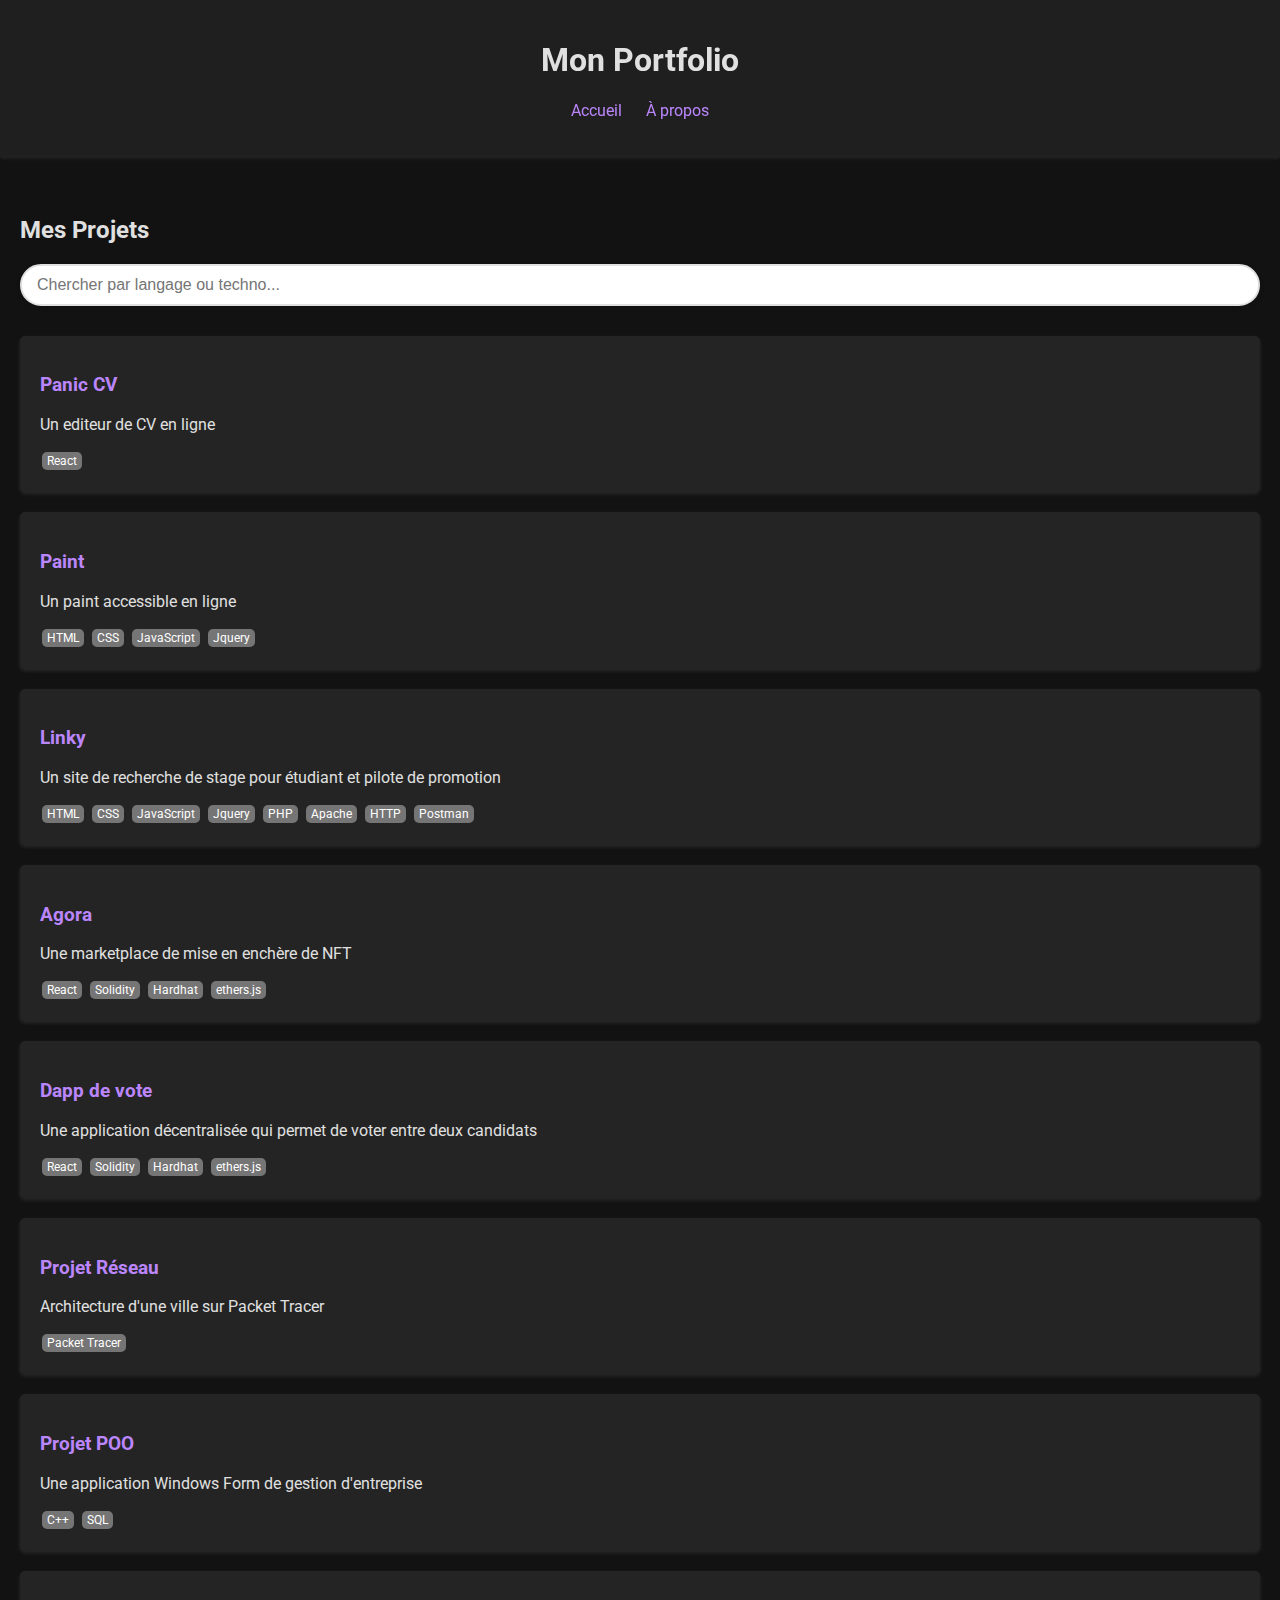
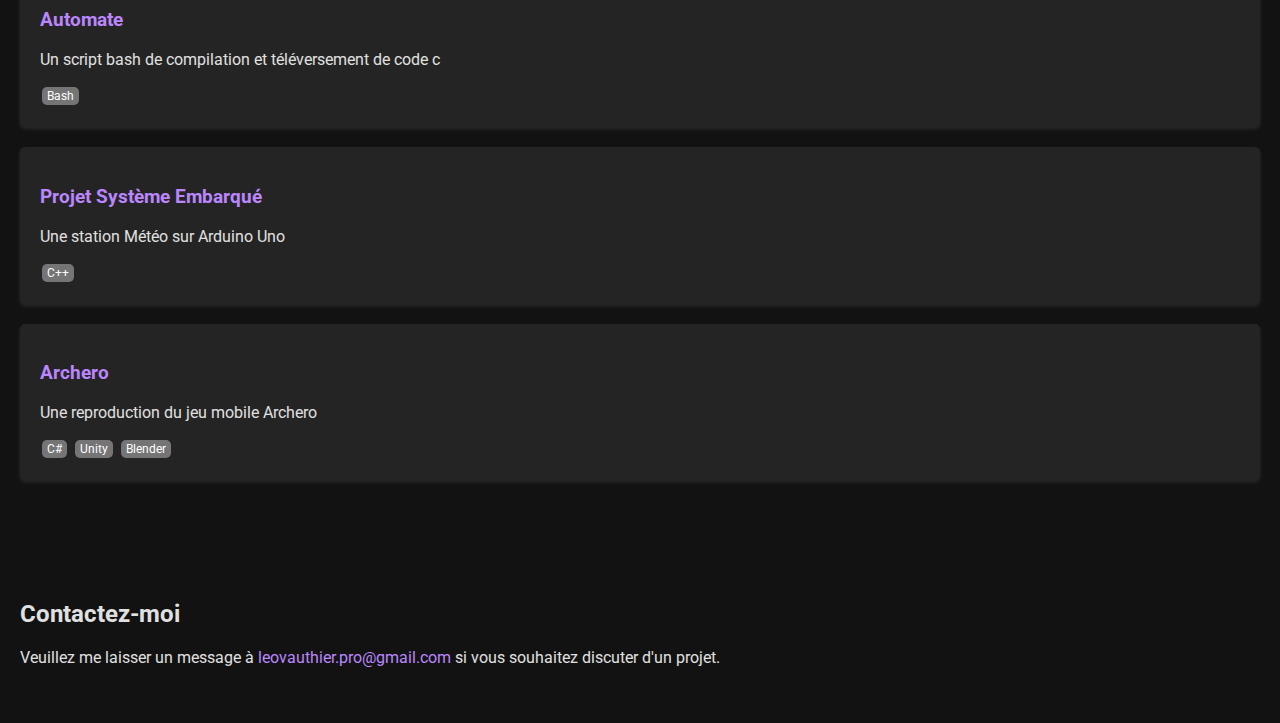
<file: index.html>
<!DOCTYPE html>
<html lang="fr">

<head>
  <meta charset="UTF-8" />
  <meta name="viewport" content="width=device-width, initial-scale=1.0" />
  <title>Mon Portfolio</title>
  <link href="https://fonts.googleapis.com/css2?family=Orbitron:wght@400;500;700&display=swap" rel="stylesheet" />
  <link rel="stylesheet" href="style.css" />
  <link rel="stylesheet" href="homepage.css" />
  <script src="code.js"></script>
</head>

<body>
  <header class="text-center">
    <h1>Mon Portfolio</h1>
    <nav>
      <ul>
        <li><a href="index.html" class="nav-btn">Accueil</a></li>
        <li><a href="about.html" class="nav-btn">À propos</a></li>
      </ul>
    </nav>
  </header>

  <section id="projects">
    <h2>Mes Projets</h2>
    <input type="text" id="searchInput" onkeyup="filterProjects()" placeholder="Chercher par langage ou techno..."
      list="tagSuggestions" />
    <datalist id="tagSuggestions"></datalist>
    <a href="panicCV/panicCV.html" class="project-link">
      <div class="project">
        <h3>Panic CV</h3>
        <p> Un editeur de CV en ligne</p>
        <div id="project-tags">
          <span class="tag">React</span>
        </div>
      </div>
    </a>
    <a href="paint/paint.html" class="project-link">
      <div class="project">
        <h3>Paint</h3>
        <p> Un paint accessible en ligne</p>
        <div id="project-tags">
          <span class="tag">HTML</span>
          <span class="tag">CSS</span>
          <span class="tag">JavaScript</span>
          <span class="tag">Jquery</span>
        </div>
      </div>
    </a>
    <a href="linky/linky.html" class="project-link">
      <div class="project">
        <h3>Linky</h3>
        <p>Un site de recherche de stage pour étudiant et pilote de promotion</p>
        <div id="project-tags">
          <span class="tag">HTML</span>
          <span class="tag">CSS</span>
          <span class="tag">JavaScript</span>
          <span class="tag">Jquery</span>
          <span class="tag">PHP</span>
          <span class="tag">Apache</span>
          <span class="tag">HTTP</span>
          <span class="tag">Postman</span>
        </div>
      </div>
    </a>
    <a href="agora/agora.html" class="project-link">
      <div class="project">
        <h3>Agora</h3>
        <p>Une marketplace de mise en enchère de NFT</p>
        <div class="project-tags">
          <span class="tag">React</span>
          <span class="tag">Solidity</span>
          <span class="tag">Hardhat</span>
          <span class="tag">ethers.js</span>
        </div>
      </div>
    </a>
    <a href="dappvote/dappvote.html" class="project-link">
      <div class="project">
        <h3>Dapp de vote</h3>
        <p>
          Une application décentralisée qui permet de voter entre deux
          candidats
        </p>
        <div class="project-tags">
          <span class="tag">React</span>
          <span class="tag">Solidity</span>
          <span class="tag">Hardhat</span>
          <span class="tag">ethers.js</span>
        </div>
      </div>
    </a>
    <a href="network/network.html" class="project-link">
      <div class="project">
        <h3>Projet Réseau</h3>
        <p>Architecture d'une ville sur Packet Tracer</p>
        <span class="tag">Packet Tracer</span>
      </div>
    </a>
    <a href="Poo/poo.html" class="project-link">
      <div class="project">
        <h3>Projet POO</h3>
        <p>Une application Windows Form de gestion d'entreprise</p>
        <span class="tag">C++</span>
        <span class="tag">SQL</span>
      </div>
    </a>
    <a href="automate/automate.html" class="project-link">
      <div class="project">
        <h3>Automate</h3>
        <p>Un script bash de compilation et téléversement de code c</p>
        <span class="tag">Bash</span>
      </div>
    </a>
    <a href="WWW/www.html" class="project-link">
      <div class="project">
        <h3>Projet Système Embarqué</h3>
        <p>Une station Météo sur Arduino Uno</p>
        <span class="tag">C++</span>
      </div>
    </a>
    <a href="archero/archero.html" class="project-link">
      <div class="project">
        <h3>Archero</h3>
        <p> Une reproduction du jeu mobile Archero</p>
        <div id="project-tags">
          <span class="tag">C#</span>
          <span class="tag">Unity</span>
          <span class="tag">Blender</span>
        </div>
      </div>
    </a>
  </section>


  <section id="contact">
    <h2>Contactez-moi</h2>
    <p>
      Veuillez me laisser un message à
      <a href="mailto:leovauthier.pro@gmail.com">leovauthier.pro@gmail.com</a>
      si vous souhaitez discuter d'un projet.
    </p>
  </section>
</body>

</html>
</file>
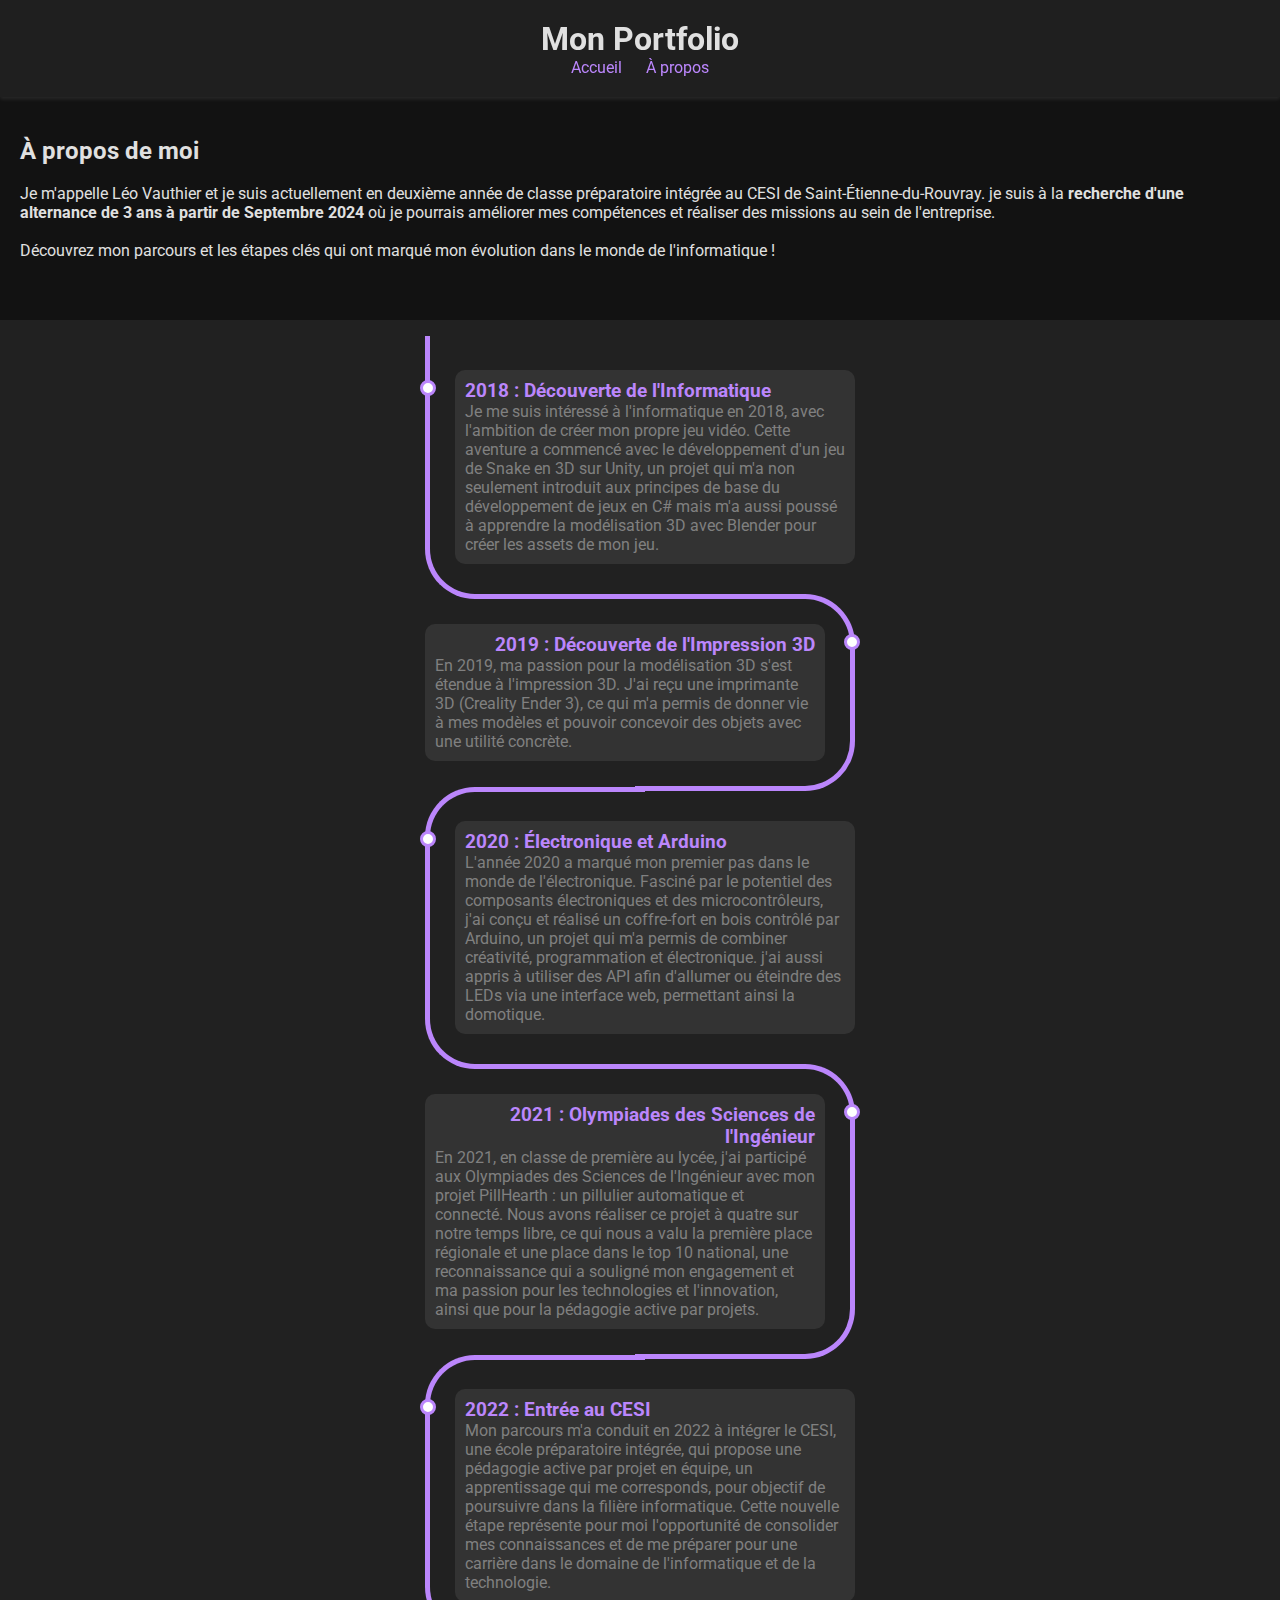
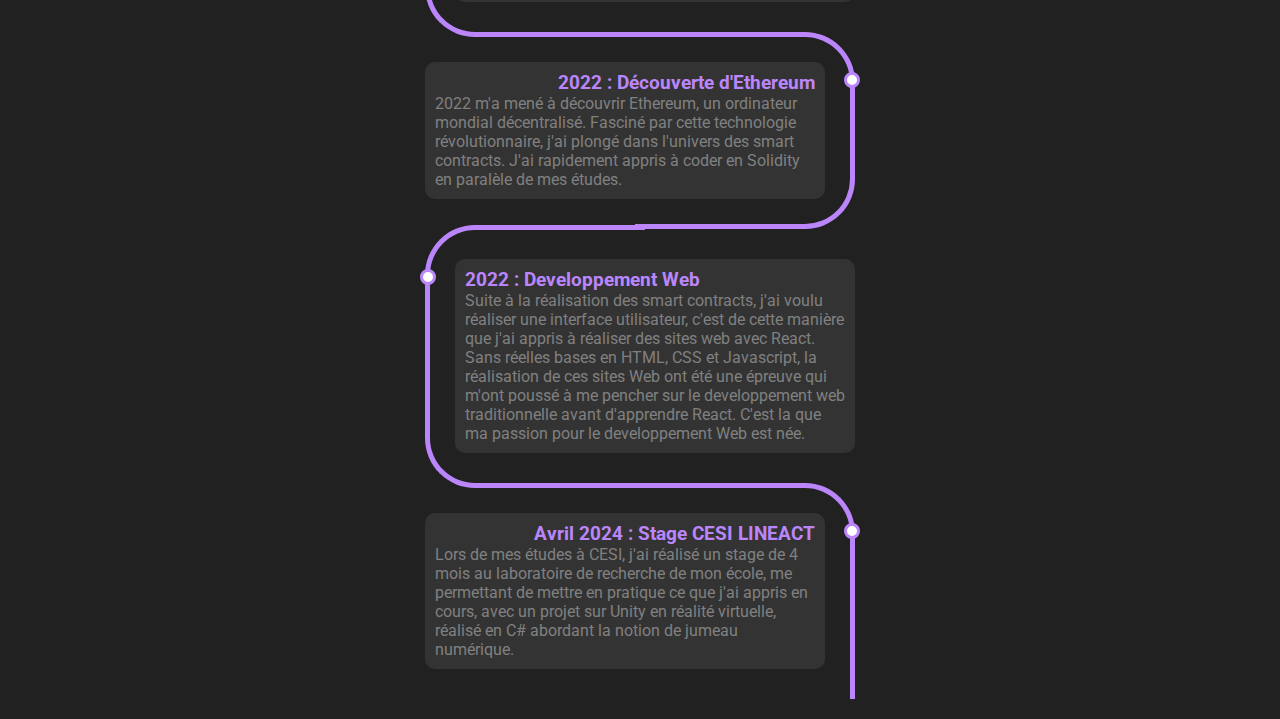
<file: about.html>
<!DOCTYPE html>
<html lang="fr">

<head>
  <meta charset="UTF-8" />
  <meta name="viewport" content="width=device-width, initial-scale=1.0" />
  <title>Mon Portfolio</title>
  <link rel="stylesheet" href="style.css" />
  <link rel="stylesheet" href="homepage.css" />
  <link rel="stylesheet" href="about.css" />
</head>

<body>
  <header class="text-center">
    <h1>Mon Portfolio</h1>
    <nav>
      <ul>
        <li><a href="index.html" class="nav-btn">Accueil</a></li>
        <li><a href="about.html" class="nav-btn">À propos</a></li>
      </ul>
    </nav>
  </header>
  <main>
    <section class="intro">
      <h2>À propos de moi</h2>
      <br />
      <p>
        Je m'appelle Léo Vauthier et je suis actuellement en deuxième année de
        classe préparatoire intégrée au CESI de Saint-Étienne-du-Rouvray. je
        suis à la
        <strong> recherche d'une alternance de 3 ans à partir de Septembre 2024</strong>
        où je pourrais améliorer mes compétences et réaliser des missions au
        sein de l'entreprise.
      </p>
      <br />
      <p>
        Découvrez mon parcours et les étapes clés qui ont marqué mon évolution
        dans le monde de l'informatique !
      </p>
    </section>
    <div class="timeline">
      <div class="outer">
        <div class="card">
          <div class="info">
            <h3 class="title">2018 : Découverte de l'Informatique</h3>
            <p>
              Je me suis intéressé à l'informatique en 2018, avec l'ambition
              de créer mon propre jeu vidéo. Cette aventure a commencé avec le
              développement d'un jeu de Snake en 3D sur Unity, un projet qui
              m'a non seulement introduit aux principes de base du
              développement de jeux en C# mais m'a aussi poussé à apprendre la
              modélisation 3D avec Blender pour créer les assets de mon jeu.
            </p>
          </div>
        </div>
        <div class="card">
          <div class="info">
            <h3 class="title">2019 : Découverte de l'Impression 3D</h3>
            <p>
              En 2019, ma passion pour la modélisation 3D s'est étendue à
              l'impression 3D. J'ai reçu une imprimante 3D (Creality Ender 3),
              ce qui m'a permis de donner vie à mes modèles et pouvoir
              concevoir des objets avec une utilité concrète.
            </p>
          </div>
        </div>
        <div class="card">
          <div class="info">
            <h3 class="title">2020 : Électronique et Arduino</h3>
            <p>
              L'année 2020 a marqué mon premier pas dans le monde de
              l'électronique. Fasciné par le potentiel des composants
              électroniques et des microcontrôleurs, j'ai conçu et réalisé un
              coffre-fort en bois contrôlé par Arduino, un projet qui m'a
              permis de combiner créativité, programmation et électronique.
              j'ai aussi appris à utiliser des API afin d'allumer ou éteindre
              des LEDs via une interface web, permettant ainsi la domotique.
            </p>
          </div>
        </div>
        <div class="card">
          <div class="info">
            <h3 class="title">
              2021 : Olympiades des Sciences de l'Ingénieur
            </h3>
            <p>
              En 2021, en classe de première au lycée, j'ai participé aux
              Olympiades des Sciences de l'Ingénieur avec mon projet
              PillHearth : un pillulier automatique et connecté. Nous avons
              réaliser ce projet à quatre sur notre temps libre, ce qui nous a
              valu la première place régionale et une place dans le top 10
              national, une reconnaissance qui a souligné mon engagement et ma
              passion pour les technologies et l'innovation, ainsi que pour la
              pédagogie active par projets.
            </p>
          </div>
        </div>
        <div class="card">
          <div class="info">
            <h3 class="title">2022 : Entrée au CESI</h3>
            <p>
              Mon parcours m'a conduit en 2022 à intégrer le CESI, une école
              préparatoire intégrée, qui propose une pédagogie active par
              projet en équipe, un apprentissage qui me corresponds, pour
              objectif de poursuivre dans la filière informatique. Cette
              nouvelle étape représente pour moi l'opportunité de consolider
              mes connaissances et de me préparer pour une carrière dans le
              domaine de l'informatique et de la technologie.
            </p>
          </div>
        </div>
        <div class="card">
          <div class="info">
            <h3 class="title">2022 : Découverte d'Ethereum</h3>
            <p>
              2022 m'a mené à découvrir Ethereum, un ordinateur mondial
              décentralisé. Fasciné par cette technologie révolutionnaire,
              j'ai plongé dans l'univers des smart contracts. J'ai rapidement
              appris à coder en Solidity en paralèle de mes études.
            </p>
          </div>
        </div>
        <div class="card">
          <div class="info">
            <h3 class="title">2022 : Developpement Web</h3>
            <p>
              Suite à la réalisation des smart contracts, j'ai voulu réaliser
              une interface utilisateur, c'est de cette manière que j'ai
              appris à réaliser des sites web avec React. Sans réelles
              bases en HTML, CSS et Javascript, la réalisation de ces sites
              Web ont été une épreuve qui m'ont poussé à me pencher sur le
              developpement web traditionnelle avant d'apprendre React. C'est
              la que ma passion pour le developpement Web est née.
            </p>
          </div>
        </div>
        <div class="card">
          <div class="info">
            <h3 class="title">Avril 2024 : Stage CESI LINEACT</h3>
            <p>
              Lors de mes études à CESI, j'ai réalisé un stage de 4 mois au laboratoire de recherche de mon école, me
              permettant de mettre en pratique ce que j'ai appris en cours, avec un projet sur Unity en réalité
              virtuelle, réalisé en C# abordant la notion de jumeau numérique.
            </p>
          </div>
        </div>
      </div>
    </div>
  </main>
</body>

</html>
</file>
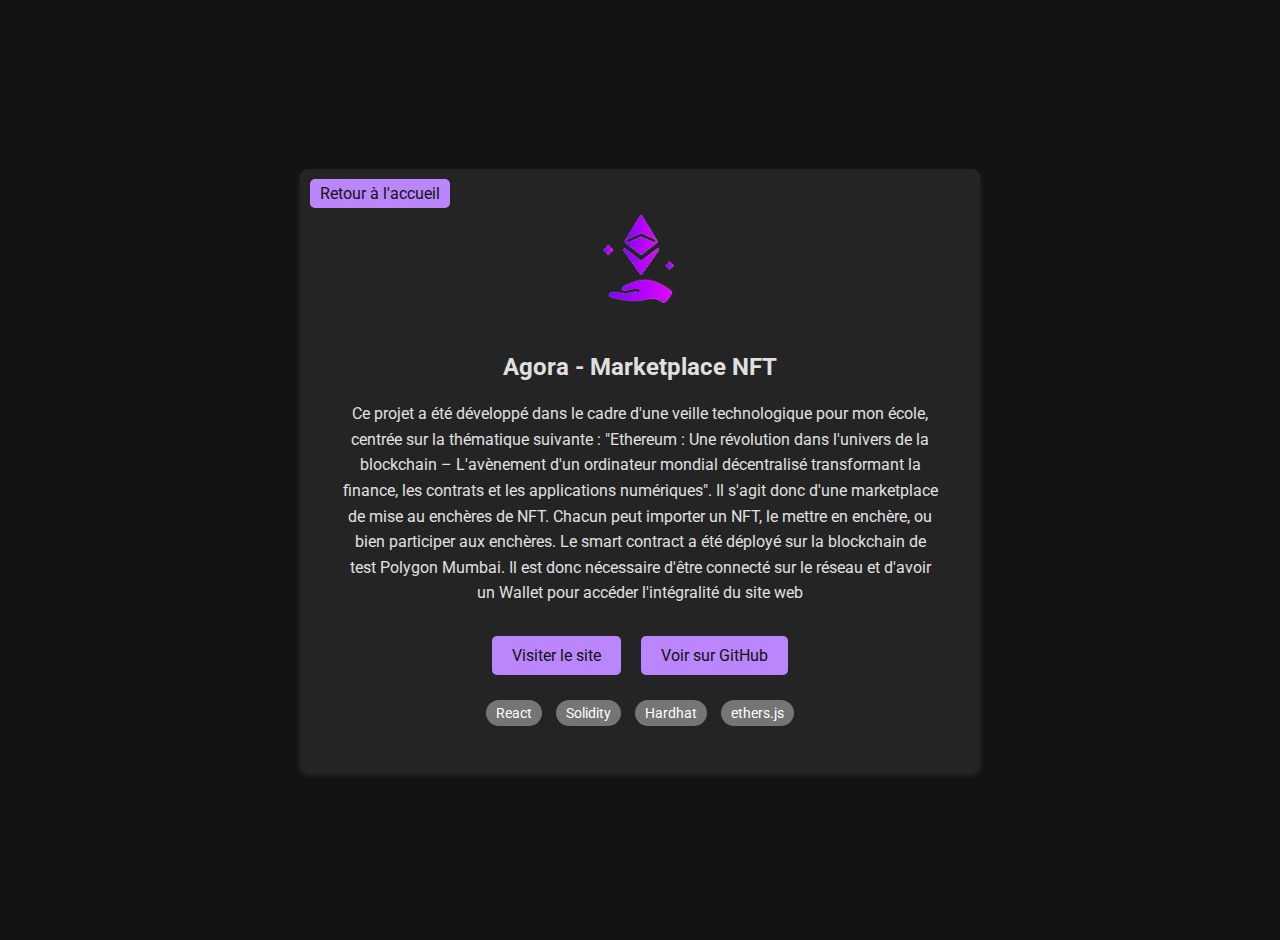
<file: agora/agora.html>
<!DOCTYPE html>
<html lang="fr">

<head>
  <meta charset="UTF-8" />
  <meta name="viewport" content="width=device-width, initial-scale=1.0" />
  <title>Agora - Marketplace NFT</title>
  <link rel="stylesheet" href="../style.css" />
  <link rel="stylesheet" href="../projectpage.css" />
</head>

<body>
  <main>
    <section id="project-info">
      <div class="back-button-container">
        <a href="../index.html" class="btn-back">Retour à l'accueil</a>
      </div>
      <img src="logo.png" alt="Logo Agora" id="project-logo" draggable="false" />
      <h1>Agora - Marketplace NFT</h1>
      <p>
        Ce projet a été développé dans le cadre d'une veille technologique
        pour mon école, centrée sur la thématique suivante : "Ethereum : Une
        révolution dans l'univers de la blockchain – L'avènement d'un
        ordinateur mondial décentralisé transformant la finance, les contrats
        et les applications numériques". Il s'agit donc d'une marketplace de
        mise au enchères de NFT. Chacun peut importer un NFT, le mettre en
        enchère, ou bien participer aux enchères. Le smart contract a été
        déployé sur la blockchain de test Polygon Mumbai. Il est donc
        nécessaire d'être connecté sur le réseau et d'avoir un Wallet pour
        accéder l'intégralité du site web
      </p>
      <div class="links">
        <a href="https://leovtr76.github.io/marketplace/" class="btn" target="_blank">Visiter le site</a>
        <a href="https://github.com/leovtr76/marketplace" class="btn" target="_blank">Voir sur GitHub</a>
      </div>
      <div id="project-tags">
        <span class="tag">React</span>
        <span class="tag">Solidity</span>
        <span class="tag">Hardhat</span>
        <span class="tag">ethers.js</span>
      </div>
    </section>
  </main>
</body>

</html>
</file>
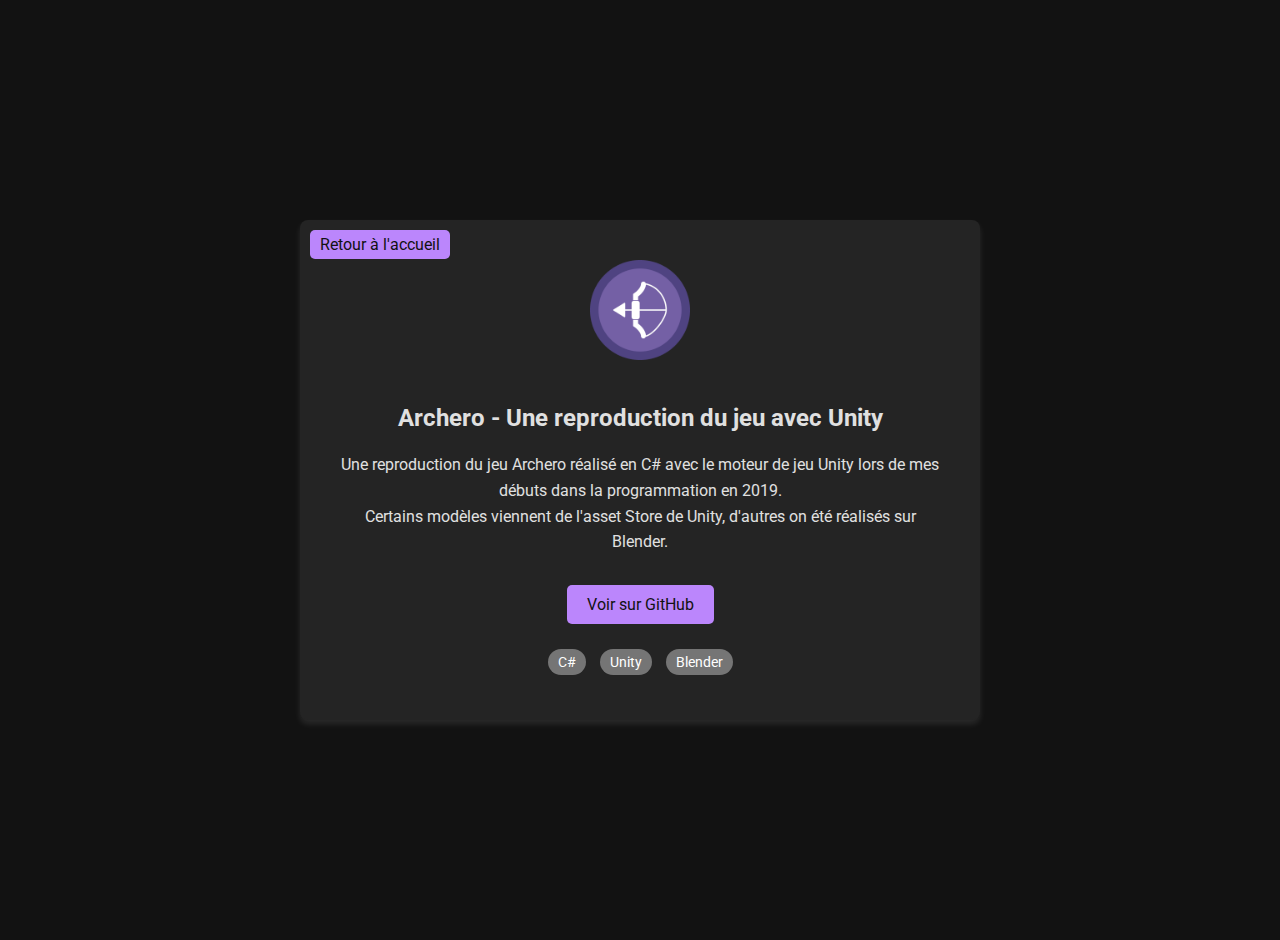
<file: archero/archero.html>
<!DOCTYPE html>
<html lang="fr">

<head>
    <meta charset="UTF-8" />
    <meta name="viewport" content="width=device-width, initial-scale=1.0" />
    <title>Archero - Une reproduction du jeu avec Unity</title>
    <link rel="stylesheet" href="../style.css" />
    <link rel="stylesheet" href="../projectpage.css" />
</head>

<body>
    <main>
        <section id="project-info">
            <div class="back-button-container">
                <a href="../index.html" class="btn-back">Retour à l'accueil</a>
            </div>
            <img src="logo.png" alt="Logo Archero" id="project-logo" draggable="false" />
            <h1>Archero - Une reproduction du jeu avec Unity</h1>
            <p>
                Une reproduction du jeu Archero réalisé en C# avec le moteur de jeu Unity lors de mes débuts dans la
                programmation en 2019. <br>
                Certains modèles viennent de l'asset Store de Unity, d'autres on été réalisés sur Blender.
            </p>
            <div class="links">
                <a href="https://github.com/LeoVtr76/Archero/" class="btn" target="_blank">Voir sur GitHub</a>
            </div>
            <div id="project-tags">
                <span class="tag">C#</span>
                <span class="tag">Unity</span>
                <span class="tag">Blender</span>
            </div>
        </section>
    </main>
</body>

</html>
</file>
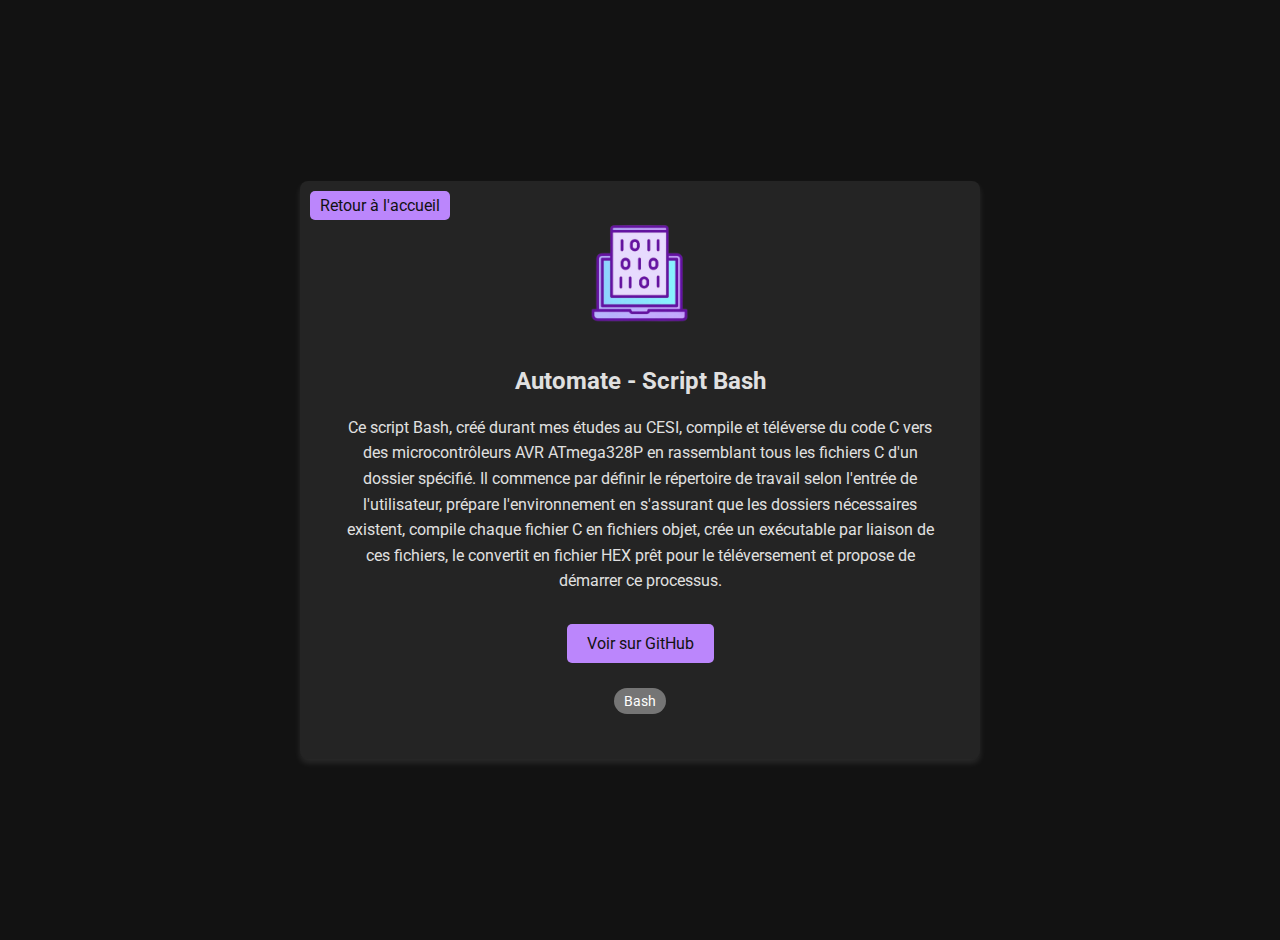
<file: automate/automate.html>
<!DOCTYPE html>
<html lang="fr">
  <head>
    <meta charset="UTF-8" />
    <meta name="viewport" content="width=device-width, initial-scale=1.0" />
    <title>Automate - Script bash</title>
    <link rel="stylesheet" href="../style.css" />
    <link rel="stylesheet" href="../projectpage.css" />
  </head>
  <body>
    <main>
      <section id="project-info">
        <div class="back-button-container">
          <a href="../index.html" class="btn-back">Retour à l'accueil</a>
        </div>
        <img
          src="logo.png"
          alt="Logo Automate"
          id="project-logo"
          draggable="false"
        />
        <h1>Automate - Script Bash</h1>
        <p>
          Ce script Bash, créé durant mes études au CESI, compile et téléverse
          du code C vers des microcontrôleurs AVR ATmega328P en rassemblant tous
          les fichiers C d'un dossier spécifié. Il commence par définir le
          répertoire de travail selon l'entrée de l'utilisateur, prépare
          l'environnement en s'assurant que les dossiers nécessaires existent,
          compile chaque fichier C en fichiers objet, crée un exécutable par
          liaison de ces fichiers, le convertit en fichier HEX prêt pour le
          téléversement et propose de démarrer ce processus.
        </p>
        <div class="links">
          <a
            href="https://github.com/leovtr76/Automate"
            class="btn"
            target="_blank"
            >Voir sur GitHub</a
          >
        </div>
        <div id="project-tags">
          <span class="tag">Bash</span>
        </div>
      </section>
    </main>
  </body>
</html>
</file>
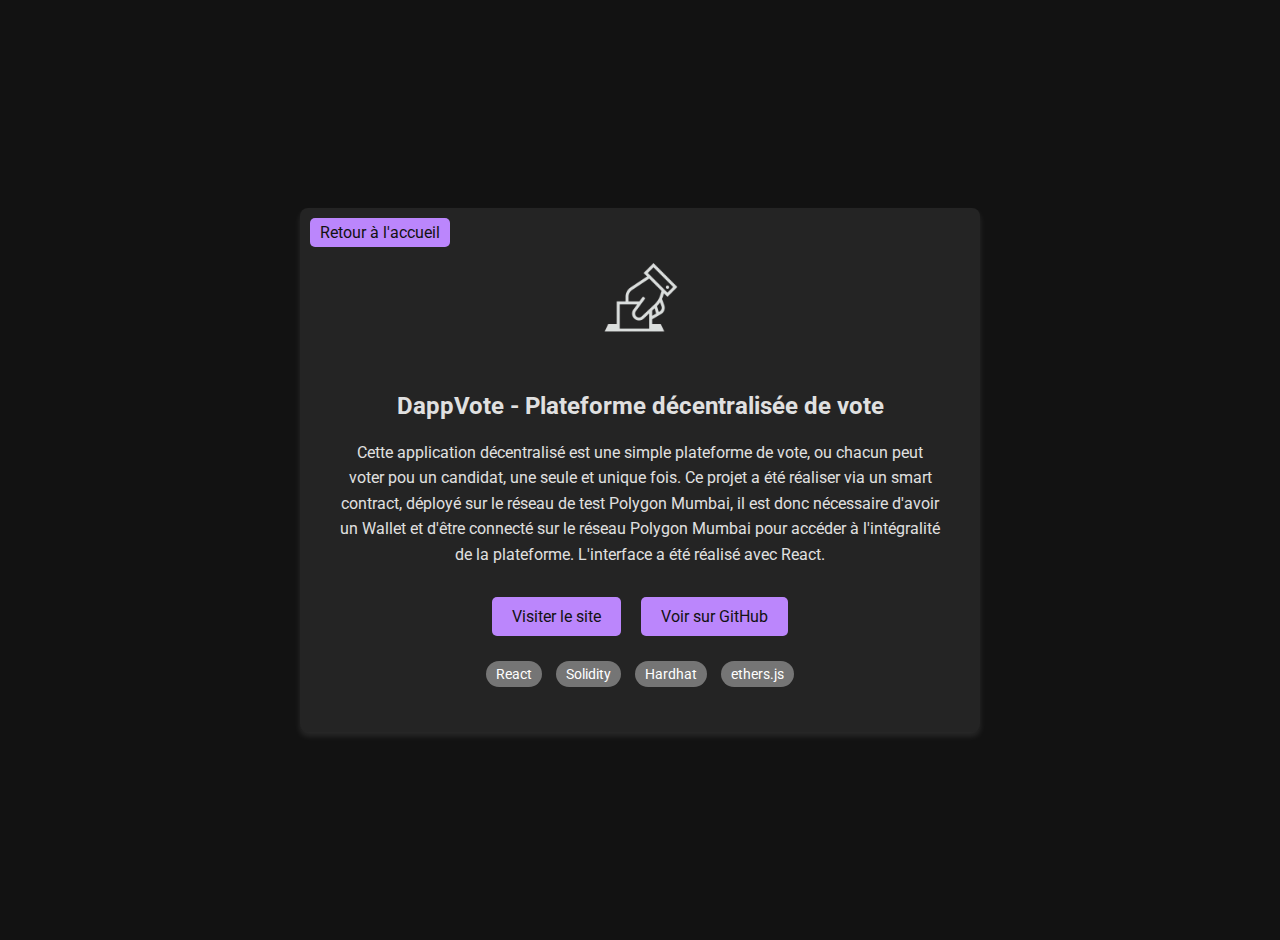
<file: dappvote/dappvote.html>
<!DOCTYPE html>
<html lang="fr">

<head>
  <meta charset="UTF-8" />
  <meta name="viewport" content="width=device-width, initial-scale=1.0" />
  <title>DappVote - Plateforme décentralisée de vote</title>
  <link rel="stylesheet" href="../style.css" />
  <link rel="stylesheet" href="../projectpage.css" />
</head>

<body>
  <main>
    <section id="project-info">
      <div class="back-button-container">
        <a href="../index.html" class="btn-back">Retour à l'accueil</a>
      </div>
      <img src="logo.png" alt="Logo DappVote" id="project-logo" draggable="false" />
      <h1>DappVote - Plateforme décentralisée de vote</h1>
      <p>
        Cette application décentralisé est une simple plateforme de vote, ou
        chacun peut voter pou un candidat, une seule et unique fois. Ce projet
        a été réaliser via un smart contract, déployé sur le réseau de test
        Polygon Mumbai, il est donc nécessaire d'avoir un Wallet et d'être
        connecté sur le réseau Polygon Mumbai pour accéder à l'intégralité de
        la plateforme. L'interface a été réalisé avec React.
      </p>
      <div class="links">
        <a href="https://leovtr76.github.io/DappVote/" class="btn" target="_blank">Visiter le site</a>
        <a href="https://github.com/leovtr76/DappVote" class="btn" target="_blank">Voir sur GitHub</a>
      </div>
      <div id="project-tags">
        <span class="tag">React</span>
        <span class="tag">Solidity</span>
        <span class="tag">Hardhat</span>
        <span class="tag">ethers.js</span>
      </div>
    </section>
  </main>
</body>

</html>
</file>
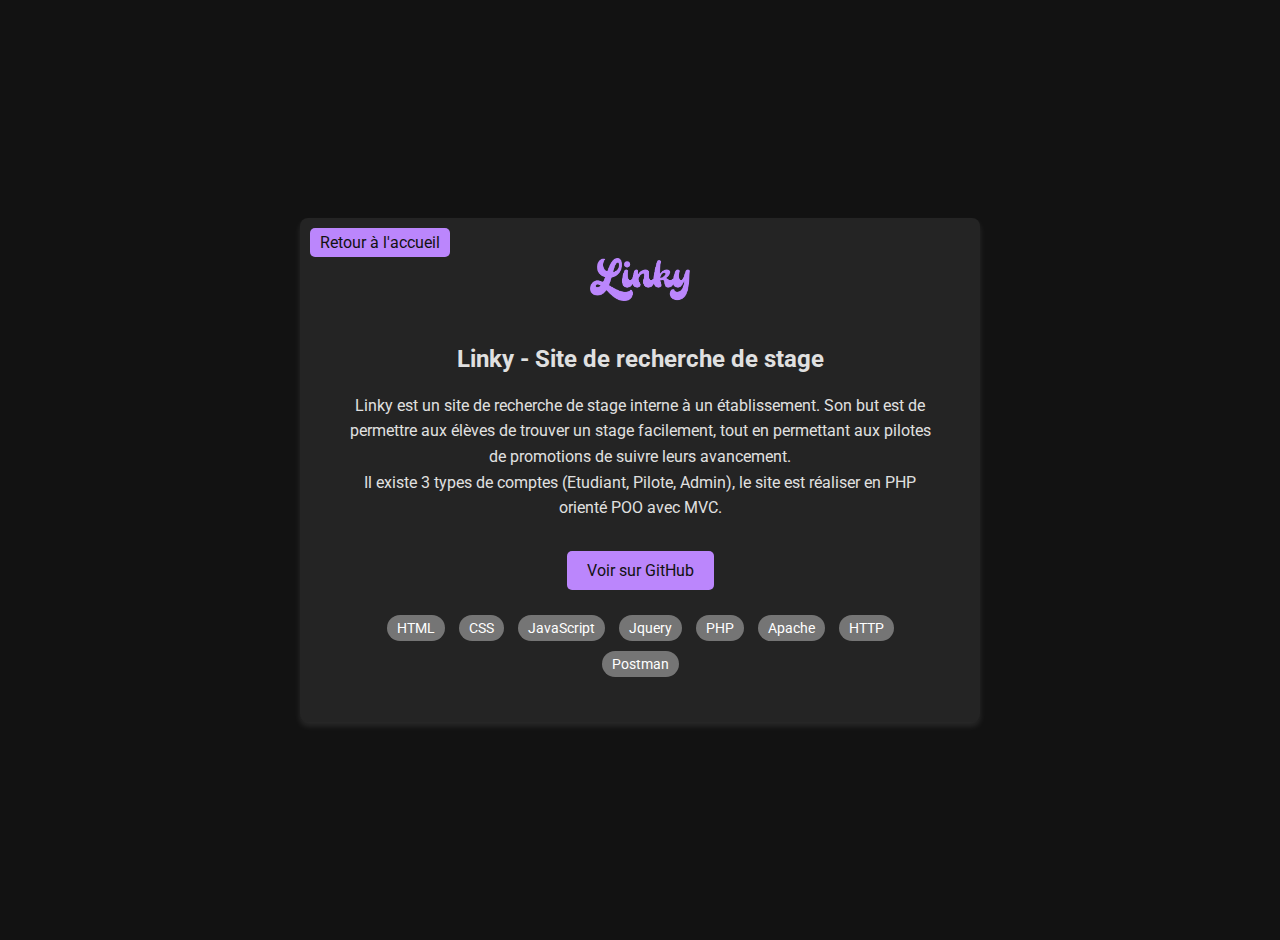
<file: linky/linky.html>
<!DOCTYPE html>
<html lang="fr">

<head>
    <meta charset="UTF-8" />
    <meta name="viewport" content="width=device-width, initial-scale=1.0" />
    <title>Linky - Site de recherche de stage</title>
    <link rel="stylesheet" href="../style.css" />
    <link rel="stylesheet" href="../projectpage.css" />
</head>

<body>
    <main>
        <section id="project-info">
            <div class="back-button-container">
                <a href="../index.html" class="btn-back">Retour à l'accueil</a>
            </div>
            <img src="logo.png" alt="Logo Linky" id="project-logo" draggable="false" />
            <h1>Linky - Site de recherche de stage</h1>
            <p>
                Linky est un site de recherche de stage interne à un établissement.
                Son but est de permettre aux élèves de trouver un stage facilement, tout en permettant aux pilotes de
                promotions de suivre leurs avancement. <br>
                Il existe 3 types de comptes (Etudiant, Pilote, Admin), le site est réaliser en PHP orienté POO avec
                MVC.
            </p>
            <div class="links">
                <a href="https://github.com/LeoVtr76/ProjetWeb" class="btn" target="_blank">Voir sur GitHub
                </a>
            </div>
            <div id="project-tags">
                <span class="tag">HTML</span>
                <span class="tag">CSS</span>
                <span class="tag">JavaScript</span>
                <span class="tag">Jquery</span>
                <span class="tag">PHP</span>
                <span class="tag">Apache</span>
                <span class="tag">HTTP</span>
                <span class="tag">Postman</span>
            </div>
        </section>
    </main>
</body>

</html>
</file>
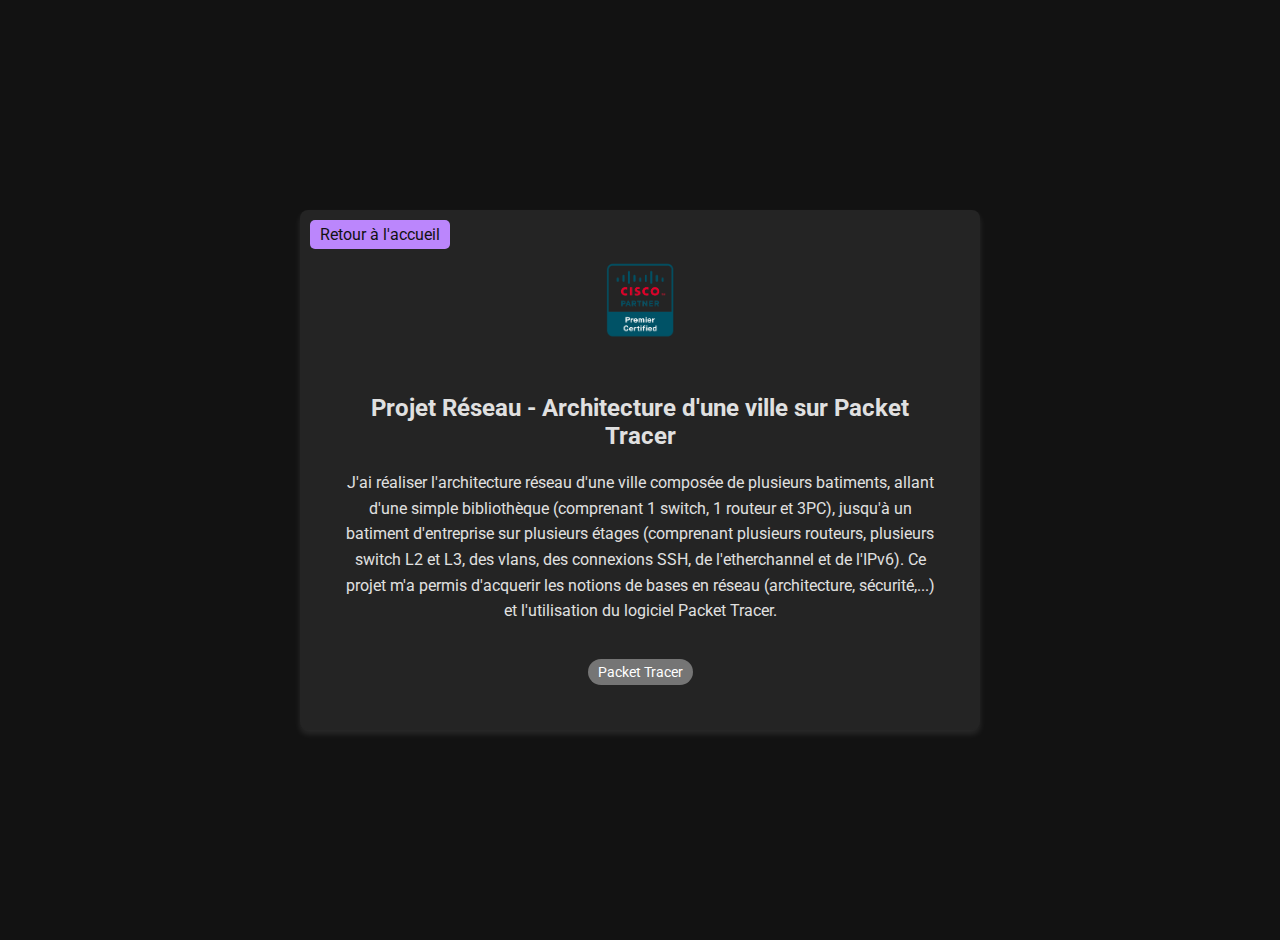
<file: network/network.html>
<!DOCTYPE html>
<html lang="fr">

<head>
  <meta charset="UTF-8" />
  <meta name="viewport" content="width=device-width, initial-scale=1.0" />
  <title>Projet Réseau - Architecture d'une ville sur Packet Tracer</title>
  <link rel="stylesheet" href="../style.css" />
  <link rel="stylesheet" href="../projectpage.css" />
</head>

<body>
  <main>
    <section id="project-info">
      <div class="back-button-container">
        <a href="../index.html" class="btn-back">Retour à l'accueil</a>
      </div>
      <img src="logo.png" alt="Logo Cisco" id="project-logo" draggable="false" />
      <h1>Projet Réseau - Architecture d'une ville sur Packet Tracer</h1>
      <p>
        J'ai réaliser l'architecture réseau d'une ville composée de plusieurs batiments, allant d'une simple
        bibliothèque (comprenant 1 switch, 1 routeur et 3PC), jusqu'à un batiment d'entreprise sur plusieurs étages
        (comprenant plusieurs routeurs, plusieurs switch L2 et L3, des vlans, des connexions SSH, de l'etherchannel et
        de l'IPv6).
        Ce projet m'a permis d'acquerir les notions de bases en réseau (architecture, sécurité,...) et l'utilisation du
        logiciel Packet Tracer.
      </p>
      <div id="project-tags">
        <span class="tag">Packet Tracer</span>
      </div>
    </section>
  </main>
</body>

</html>
</file>
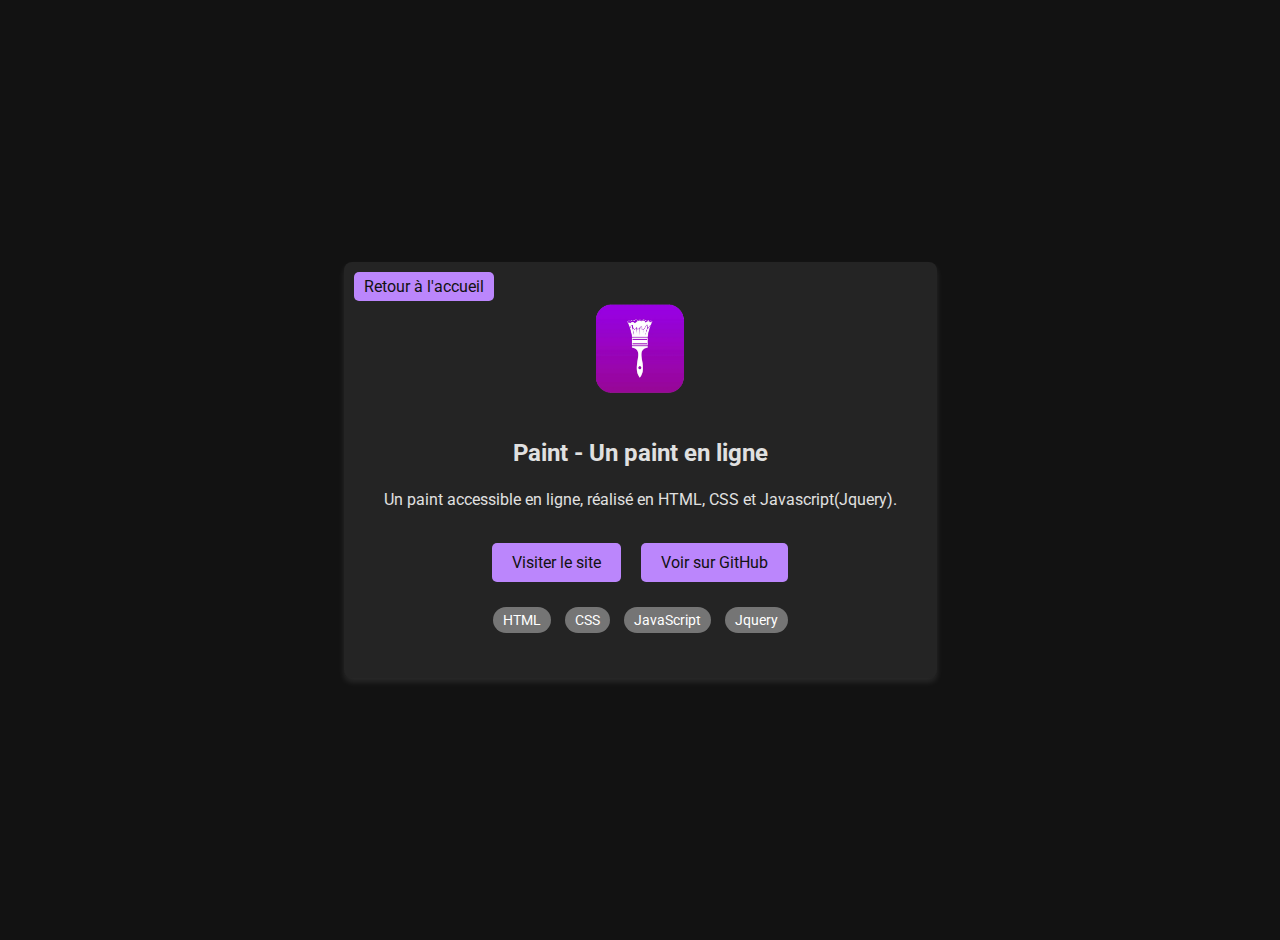
<file: paint/paint.html>
<!DOCTYPE html>
<html lang="fr">

<head>
    <meta charset="UTF-8" />
    <meta name="viewport" content="width=device-width, initial-scale=1.0" />
    <title>Paint - Un paint en ligne</title>
    <link rel="stylesheet" href="../style.css" />
    <link rel="stylesheet" href="../projectpage.css" />
</head>

<body>
    <main>
        <section id="project-info">
            <div class="back-button-container">
                <a href="../index.html" class="btn-back">Retour à l'accueil</a>
            </div>
            <img src="logo.png" alt="Logo Paint" id="project-logo" draggable="false" />
            <h1>Paint - Un paint en ligne</h1>
            <p>
                Un paint accessible en ligne, réalisé en HTML, CSS et Javascript(Jquery).
            </p>
            <div class="links">
                <a href="https://leovtr76.github.io/Paint/" class="btn" target="_blank">Visiter le site</a>
                <a href="https://github.com/LeoVtr76/Paint/" class="btn" target="_blank">Voir sur GitHub</a>
            </div>
            <div id="project-tags">
                <span class="tag">HTML</span>
                <span class="tag">CSS</span>
                <span class="tag">JavaScript</span>
                <span class="tag">Jquery</span>
            </div>
        </section>
    </main>
</body>

</html>
</file>
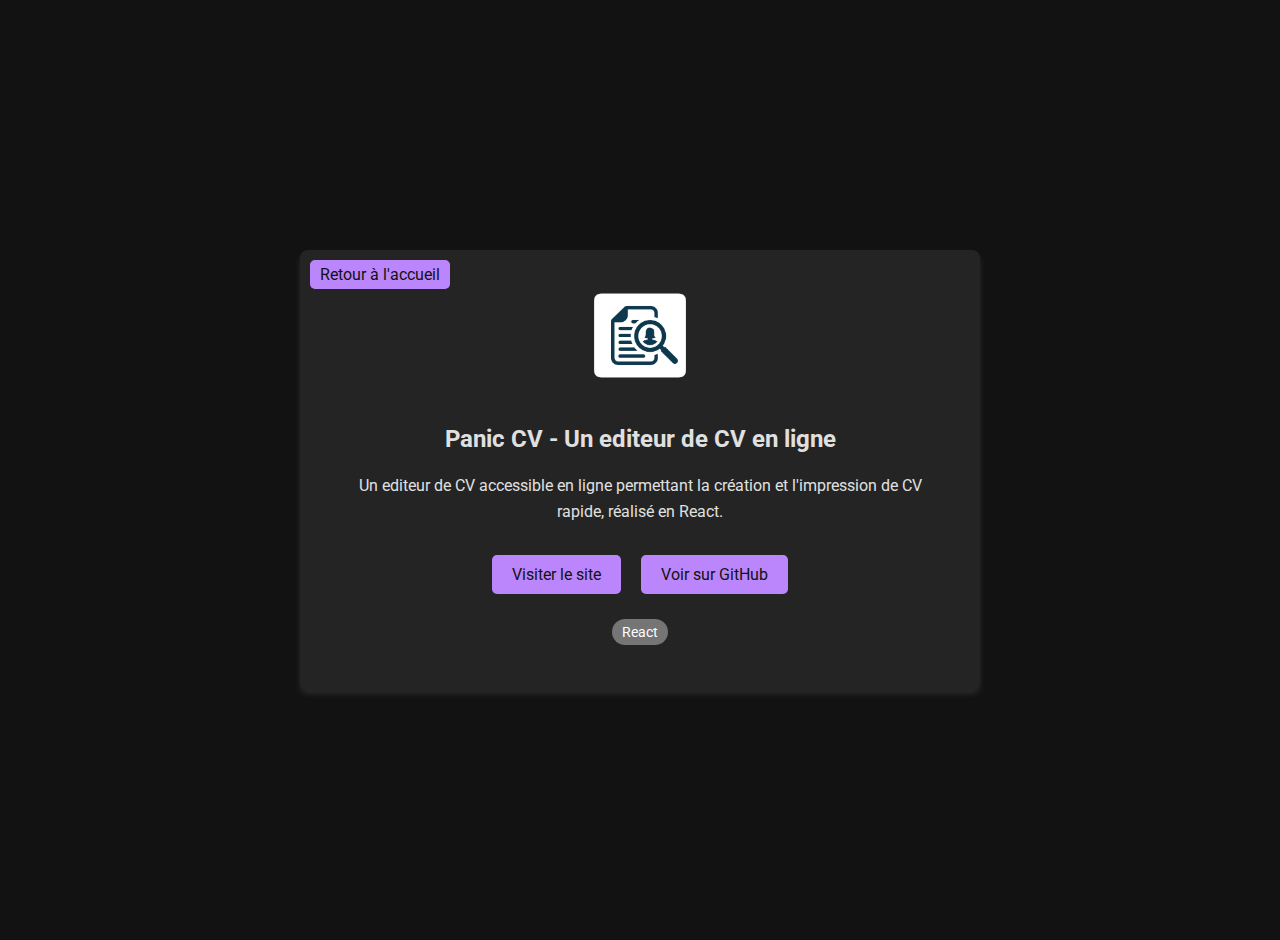
<file: panicCV/panicCV.html>
<!DOCTYPE html>
<html lang="fr">

<head>
    <meta charset="UTF-8" />
    <meta name="viewport" content="width=device-width, initial-scale=1.0" />
    <title>Panic CV - Un editeur de CV en ligne</title>
    <link rel="stylesheet" href="../style.css" />
    <link rel="stylesheet" href="../projectpage.css" />
</head>

<body>
    <main>
        <section id="project-info">
            <div class="back-button-container">
                <a href="../index.html" class="btn-back">Retour à l'accueil</a>
            </div>
            <img src="logo.png" alt="Logo PanicCV" id="project-logo" draggable="false" />
            <h1>Panic CV - Un editeur de CV en ligne</h1>
            <p>
                Un editeur de CV accessible en ligne permettant la création et l'impression de CV rapide, réalisé en
                React.
            </p>
            <div class="links">
                <a href="https://leovtr76.github.io/PanicCV/" class="btn" target="_blank">Visiter le site</a>
                <a href="https://github.com/LeoVtr76/PanicCV/" class="btn" target="_blank">Voir sur GitHub</a>
            </div>
            <div id="project-tags">
                <span class="tag">React</span>
            </div>
        </section>
    </main>
</body>

</html>
</file>
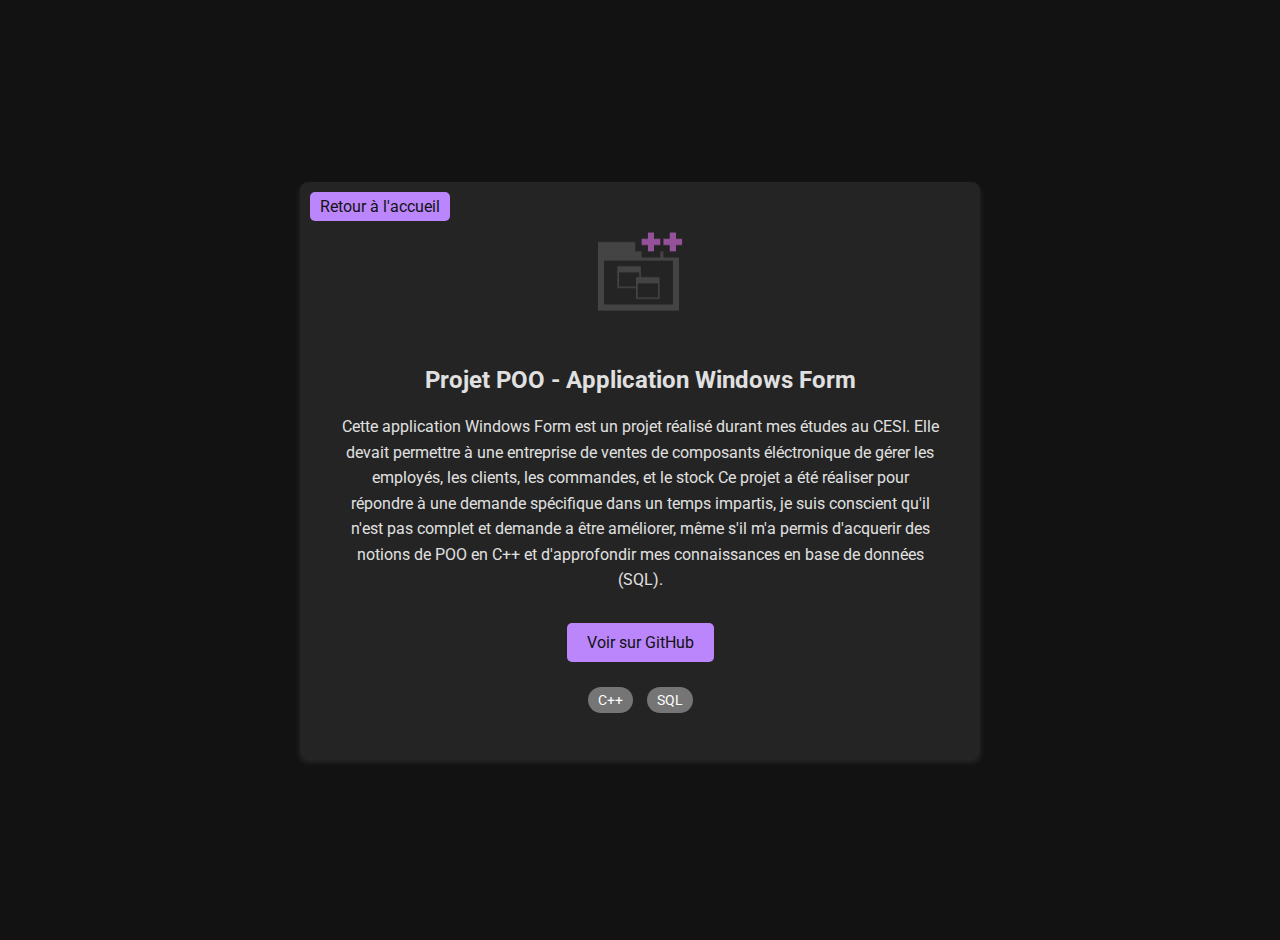
<file: Poo/poo.html>
<!DOCTYPE html>
<html lang="fr">
  <head>
    <meta charset="UTF-8" />
    <meta name="viewport" content="width=device-width, initial-scale=1.0" />
    <title>Projet POO - Application Windows Form</title>
    <link rel="stylesheet" href="../style.css" />
    <link rel="stylesheet" href="../projectpage.css" />
  </head>
  <body>
    <main>
      <section id="project-info">
        <div class="back-button-container">
          <a href="../index.html" class="btn-back">Retour à l'accueil</a>
        </div>
        <img
          src="logo.png"
          alt="Logo Windows Form"
          id="project-logo"
          draggable="false"
        />
        <h1>Projet POO - Application Windows Form</h1>
        <p>
          Cette application Windows Form est un projet réalisé durant mes études
          au CESI. Elle devait permettre à une entreprise de ventes de
          composants éléctronique de gérer les employés, les clients, les
          commandes, et le stock Ce projet a été réaliser pour répondre à une
          demande spécifique dans un temps impartis, je suis conscient qu'il
          n'est pas complet et demande a être améliorer, même s'il m'a permis
          d'acquerir des notions de POO en C++ et d'approfondir mes
          connaissances en base de données (SQL).
        </p>
        <div class="links">
          <a
            href="https://github.com/leovtr76/ProjetPOO"
            class="btn"
            target="_blank"
            >Voir sur GitHub</a
          >
        </div>
        <div id="project-tags">
          <span class="tag">C++</span>
          <span class="tag">SQL</span>
        </div>
      </section>
    </main>
  </body>
</html>
</file>
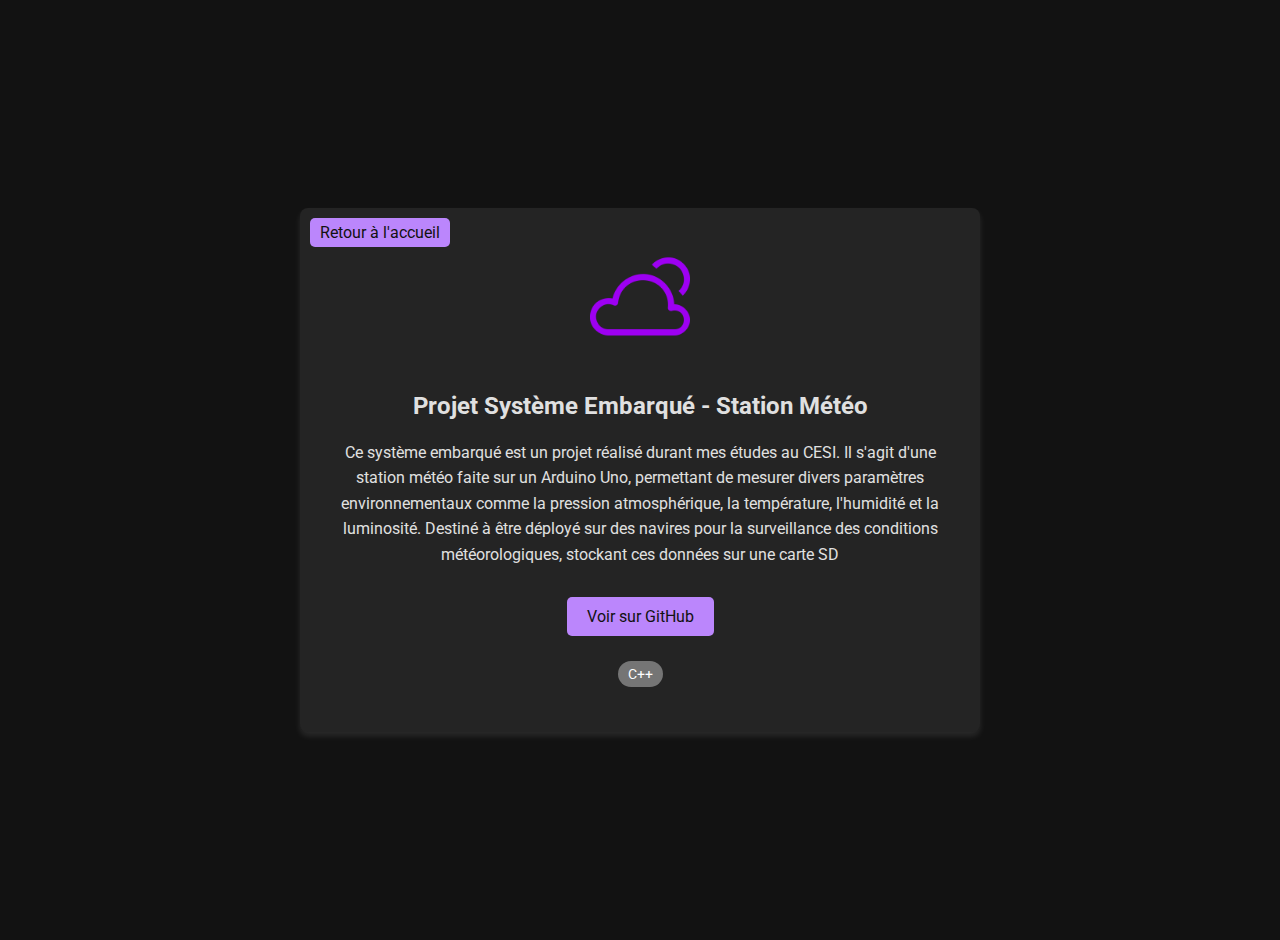
<file: WWW/www.html>
<!DOCTYPE html>
<html lang="fr">

<head>
  <meta charset="UTF-8" />
  <meta name="viewport" content="width=device-width, initial-scale=1.0" />
  <title>Projet Système Embarqué - Station Météo</title>
  <link rel="stylesheet" href="../style.css" />
  <link rel="stylesheet" href="../projectpage.css" />
</head>

<body>
  <main>
    <section id="project-info">
      <div class="back-button-container">
        <a href="../index.html" class="btn-back">Retour à l'accueil</a>
      </div>
      <img src="logo.png" alt="Logo Système embarqué" id="project-logo" draggable="false" />
      <h1>Projet Système Embarqué - Station Météo</h1>
      <p>
        Ce système embarqué est un projet réalisé durant mes études au CESI.
        Il s'agit d'une station météo faite sur un Arduino Uno, permettant de
        mesurer divers paramètres environnementaux comme la pression
        atmosphérique, la température, l'humidité et la luminosité. Destiné à
        être déployé sur des navires pour la surveillance des conditions
        météorologiques, stockant ces données sur une carte SD
      </p>
      <div class="links">
        <a href="https://github.com/leovtr76/WWWProject" class="btn" target="_blank">Voir sur GitHub</a>
      </div>
      <div id="project-tags">
        <span class="tag">C++</span>
      </div>
    </section>
  </main>
</body>

</html>
</file>
<file: style.css>
@import url("https://fonts.googleapis.com/css2?family=Roboto:wght@400;500;700&display=swap");

body,
html {
  margin: 0;
  font-family: "Roboto", sans-serif;
  background-color: #121212;
  color: #e0e0e0;
}
.tag {
  background-color: #757575;
  color: #ffffff;
  display: inline-block;
  cursor: default;
}
.text-center {
  text-align: center;
}
</file>
<file: homepage.css>
body,
html {
  height: 100%;
}
nav-btn {
  display: inline-block;
  padding: 10px 20px;
  margin: 0 5px;
  background-color: #333333;
  color: #ffffff;
  text-decoration: none;
  border-radius: 5px;
  transition: background-color 0.3s;
}

.nav-btn:hover {
  background-color: #555555;
  color: #ffffff;
}

a {
  color: #bb86fc;
  text-decoration: none;
  transition: color 0.3s;
}
header {
  padding: 20px 0;
  background: #1f1f1f;
  box-shadow: 0 2px 4px rgba(255, 255, 255, 0.1);
  position: sticky;
  top: 0;
  z-index: 1000;
}

header h1 {
  font-size: 2rem;
  color: #e0e0e0;
}

header nav ul {
  list-style: none;
  padding: 0;
}

header nav ul li {
  display: inline;
  margin: 0 10px;
}

section {
  padding: 40px 20px;
}

.project-link {
  display: block;
  text-decoration: none;
  color: inherit;
  margin-bottom: 20px;
}

.project {
  background-color: #242424;
  padding: 20px;
  border-radius: 5px;
  box-shadow: 0 2px 4px rgba(255, 255, 255, 0.1);
  transition: transform 0.2s ease-in-out, box-shadow 0.2s ease-in-out;
}
.project-link:hover .project {
  transform: translateY(-5px);
  box-shadow: 0 4px 8px rgba(255, 255, 255, 0.2);
}
footer {
  background: #1f1f1f;
  color: #a1a1a1;
  text-align: center;
  padding: 20px 0;
  border-top: 1px solid #333333;
}

@media (max-width: 768px) {
  header nav ul li {
    display: block;
    margin: 10px auto;
  }
}
.tag {
  border-radius: 5px;
  padding: 2px 5px;
  margin: 2px;
  font-size: 12px;
}

#searchInput {
  width: 100%;
  box-sizing: border-box;
  padding: 10px 15px;
  margin-bottom: 30px;
  font-size: 16px;
  border: 2px solid #e0e0e0;
  border-radius: 25px;
  box-shadow: 0 2px 5px rgba(0, 0, 0, 0.1);
  transition: border-color 0.3s;
}

#searchInput:focus {
  outline: none;
  border-color: #bb86fc;
  box-shadow: 0 2px 5px rgba(156, 39, 176, 0.2);
}
h3 {
  color: #bb86fc;
}
</file>
<file: about.css>
:root {
  --primary-color: #212121;
  --background-color: #111;
  --font: sans-serif;
}

* {
  margin: 0;
  padding: 0;
}

/* Timeline Container */
.timeline {
  width: 100%;
  display: flex;
  flex-direction: column;
  align-items: center;
  box-sizing: border-box;
  background: var(--primary-color);
  margin: 20px auto;
  padding: 20px;
}

/* Card container */
.card {
  position: relative;
  max-width: 400px;
}
/* impair */
.card:nth-child(odd) {
  padding: 30px 0 30px 30px;
}
/* pair */
.card:nth-child(even) {
  padding: 30px 30px 30px 0;
}
/* ajoute la ligne */
.card::before {
  content: "";
  position: absolute;
  width: 50%;
  border: solid #bb86fc;
}
/* Ajoute la ligne coté gauche (impair) */
.card:nth-child(odd)::before {
  left: 0px;
  top: -4.5px;
  bottom: -4.5px;
  border-width: 5px 0 5px 5px;
  border-radius: 50px 0 0 50px;
}
/* Ajoute la ligne coté gauche (droit) */
.card:nth-child(even)::before {
  right: 0;
  top: 0;
  bottom: 0;
  border-width: 5px 5px 5px 0;
  border-radius: 0 50px 50px 0;
}
/* trait en haut a gauche qui remonte */
.card:first-child::before {
  border-top: 0;
  border-top-left-radius: 0;
}

.card:last-child:nth-child(odd)::before {
  border-bottom: 0;
  border-bottom-left-radius: 0;
}
.card:last-child:nth-child(even)::before {
  border-bottom: 0;
  border-bottom-right-radius: 0;
}
.info {
  display: flex;
  flex-direction: column;
  background: #333;
  color: gray;
  border-radius: 10px;
  padding: 10px;
}
.title {
  color: #bb86fc;
  position: relative;
}
.title::before {
  content: "";
  position: absolute;
  width: 10px;
  height: 10px;
  background: white;
  border-radius: 999px;
  border: 3px solid #bb86fc;
}

.card:nth-child(even) > .info > .title {
  text-align: right;
}

.card:nth-child(odd) > .info > .title::before {
  left: -45px;
}

.card:nth-child(even) > .info > .title::before {
  right: -45px;
}
</file>
<file: projectpage.css>
body {
  padding: 20px;
  display: flex;
  justify-content: center;
  align-items: center;
  min-height: 100vh;
}

#project-info {
  max-width: 600px;
  background-color: #242424;
  padding: 40px;
  border-radius: 8px;
  box-shadow: 0 4px 6px rgba(255, 255, 255, 0.1);
  text-align: center;
}

#project-logo {
  max-width: 100px;
  height: auto;
  margin-bottom: 20px;
}

#project-info h1 {
  margin: 20px 0;
  font-size: 24px;
  color: #e0e0e0;
}

#project-info p {
  font-size: 16px;
  line-height: 1.6;
  margin-bottom: 30px;
  color: #e0e0e0;
}
.links {
  display: flex;
  flex-direction: row;
  align-items: center;
  justify-content: center;
}
.links .btn {
  display: inline-block;
  padding: 10px 20px;
  margin: 0 10px;
  background-color: #bb86fc;
  color: #121212;
  border-radius: 5px;
  text-decoration: none;
  transition: background-color 0.3s ease;
}

.links .btn:hover {
  background-color: #7441e9;
}

#project-info {
  position: relative;
}

.back-button-container {
  position: absolute;
  top: 0;
  left: 0;
}

.btn-back {
  display: inline-block;
  padding: 5px 10px;
  margin: 10px;
  background-color: #bb86fc;
  color: #121212;
  text-decoration: none;
  border-radius: 5px;
}
.btn-back:hover {
  background-color: #7441e9;
}
#project-tags {
  text-align: center;
  margin-top: 20px;
}

.tag {
  padding: 5px 10px;
  margin: 5px;
  border-radius: 15px;
  font-size: 14px;
}
@media (max-width: 768px) {
  .links {
    flex-direction: column;
    gap: 10px;
  }
}
</file>
